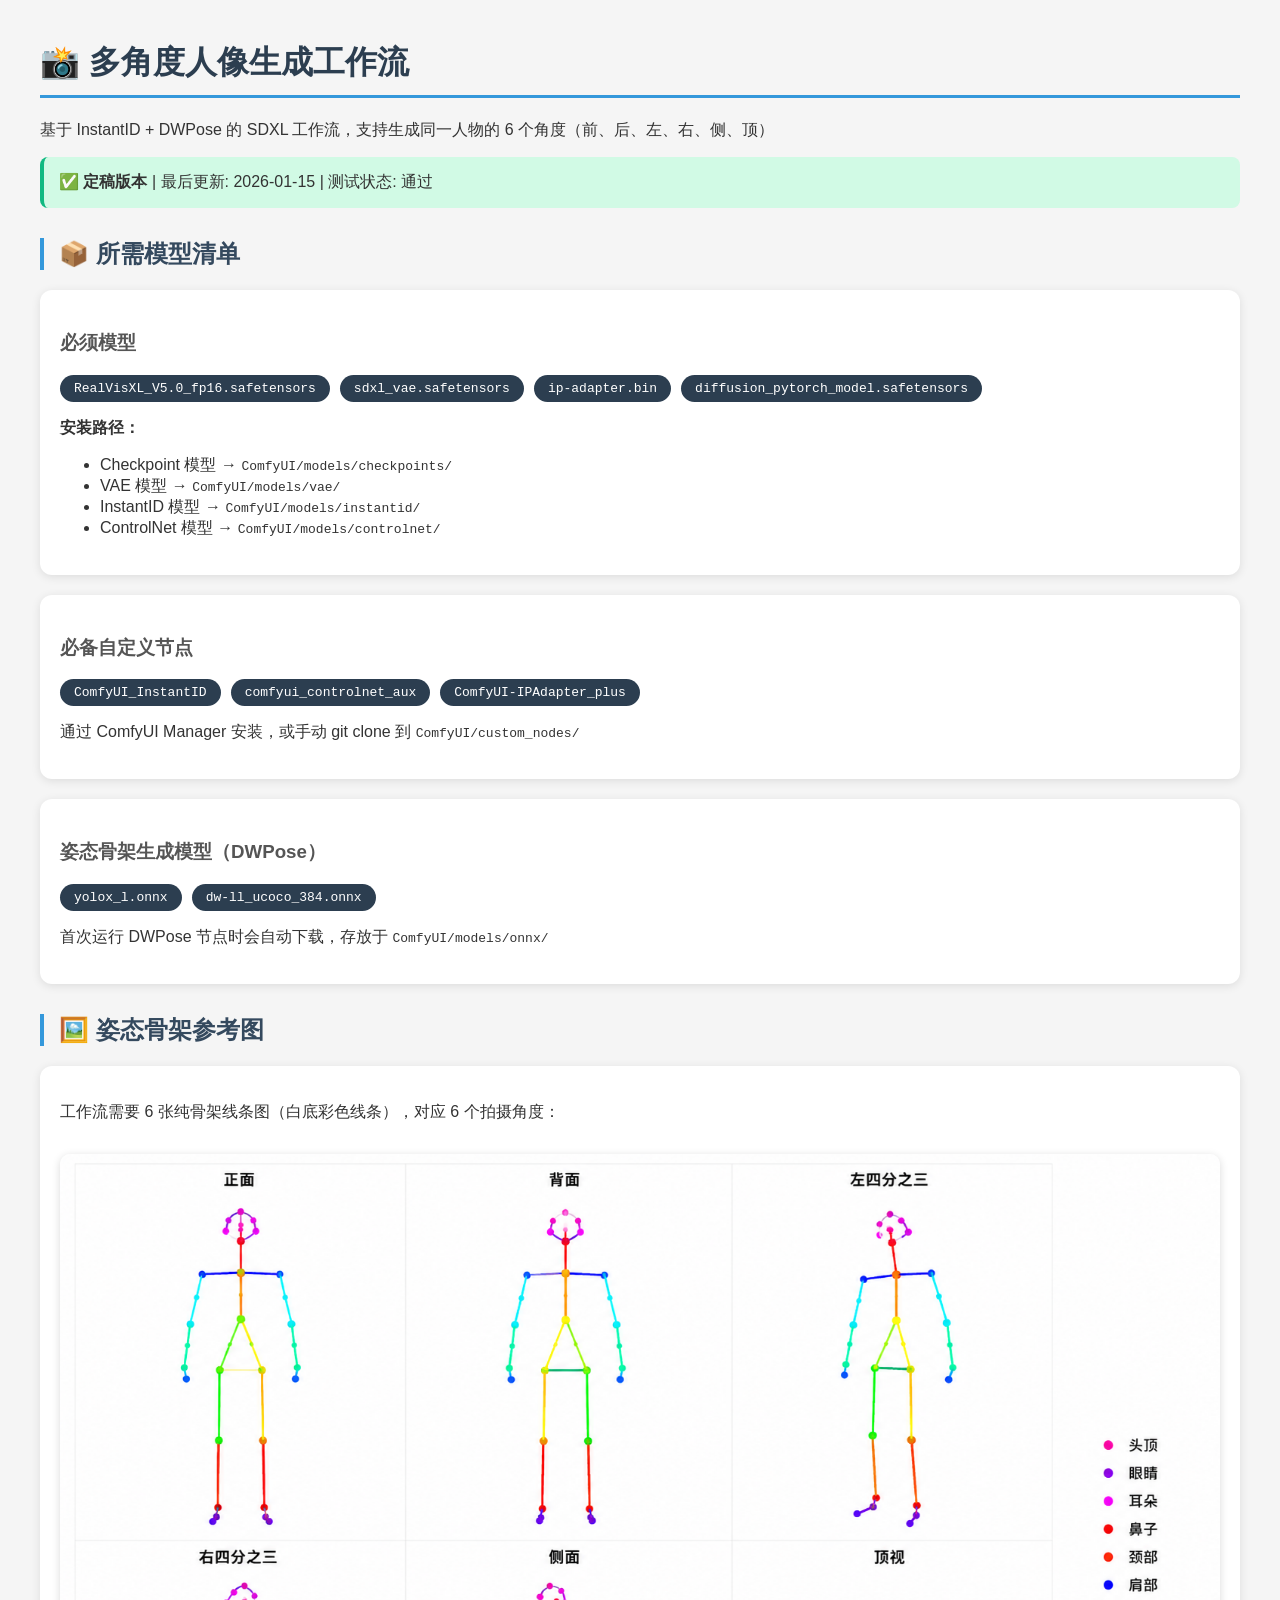
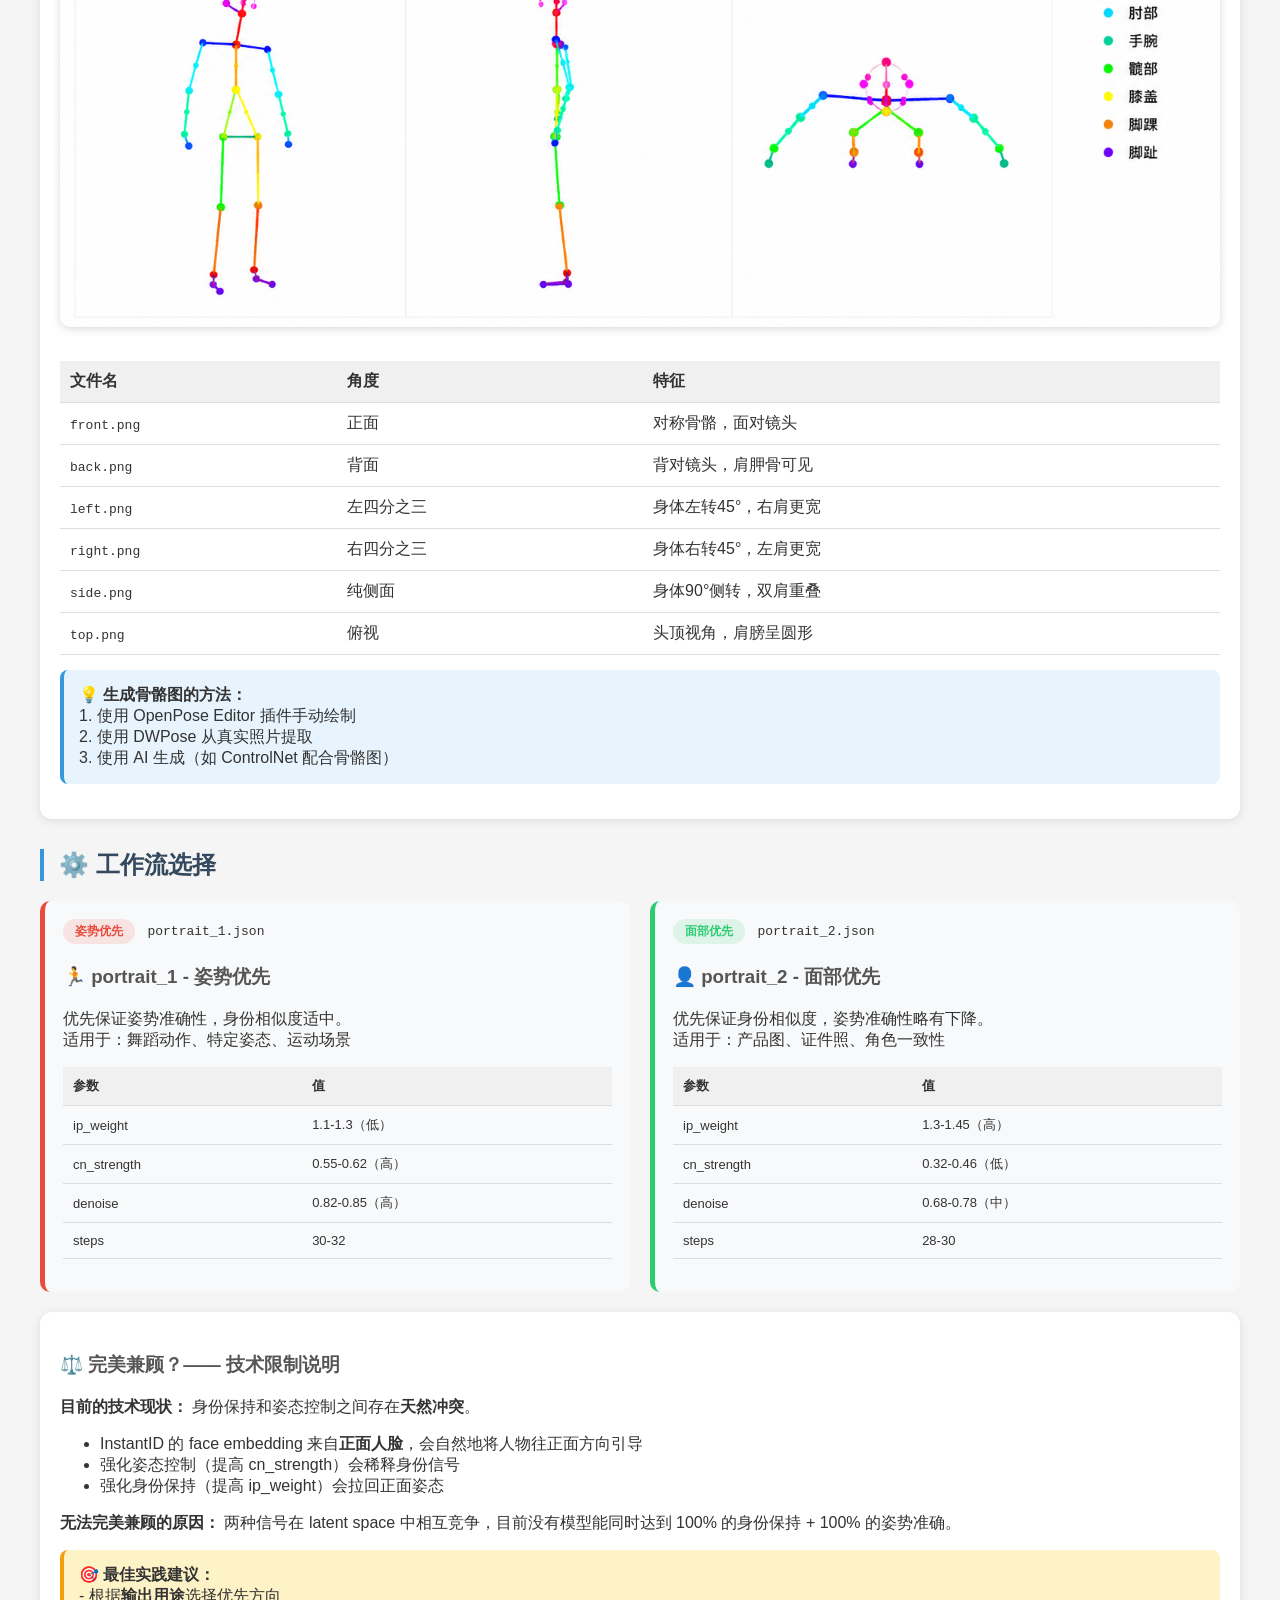
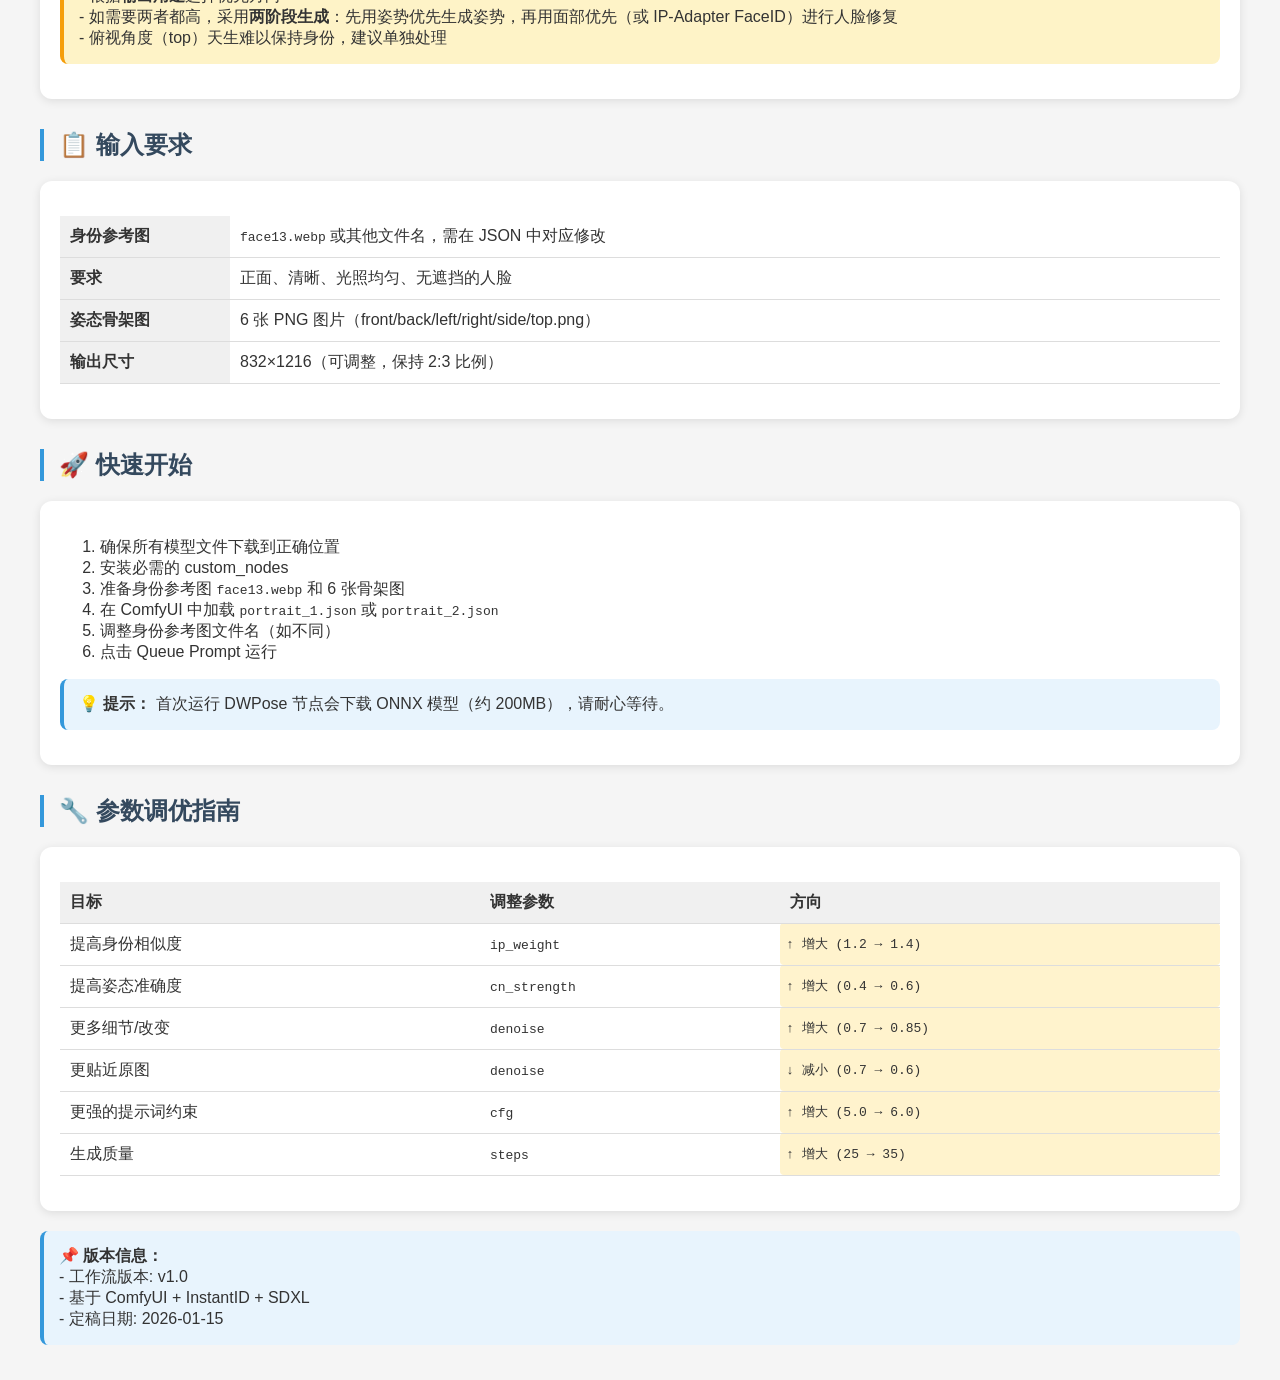
<file: workflow_ui.html>
<!DOCTYPE html>
<html>
<head>
    <meta charset="UTF-8">
    <title>Portrait Workflow - 多角度人像生成</title>
    <style>
        body {
            font-family: -apple-system, BlinkMacSystemFont, 'Segoe UI', Roboto, sans-serif;
            max-width: 1200px;
            margin: 0 auto;
            padding: 20px;
            background: #f5f5f5;
            color: #333;
        }
        h1 { color: #2c3e50; border-bottom: 3px solid #3498db; padding-bottom: 10px; }
        h2 { color: #34495e; margin-top: 30px; border-left: 4px solid #3498db; padding-left: 15px; }
        h3 { color: #555; margin-top: 20px; }
        .card {
            background: white;
            border-radius: 12px;
            padding: 20px;
            margin: 20px 0;
            box-shadow: 0 2px 10px rgba(0,0,0,0.1);
        }
        .workflow-grid {
            display: grid;
            grid-template-columns: 1fr 1fr;
            gap: 20px;
            margin: 20px 0;
        }
        .workflow-card {
            background: #f8f9fa;
            border-radius: 10px;
            padding: 18px;
            border-left: 5px solid;
        }
        .workflow-pose { border-left-color: #e74c3c; }
        .workflow-face { border-left-color: #2ecc71; }
        .workflow-balanced { border-left-color: #3498db; }
        .badge {
            display: inline-block;
            padding: 4px 12px;
            border-radius: 20px;
            font-size: 12px;
            font-weight: bold;
            margin-right: 8px;
        }
        .badge-pose { background: #e74c3c20; color: #e74c3c; }
        .badge-face { background: #2ecc7120; color: #2ecc71; }
        .badge-balanced { background: #3498db20; color: #3498db; }
        table {
            width: 100%;
            border-collapse: collapse;
            margin: 15px 0;
        }
        th, td {
            padding: 10px;
            text-align: left;
            border-bottom: 1px solid #ddd;
        }
        th { background: #f0f0f0; font-weight: 600; }
        .param-highlight {
            background: #fff3cd;
            padding: 2px 6px;
            border-radius: 4px;
            font-family: monospace;
        }
        .note {
            background: #e8f4fd;
            padding: 15px;
            border-radius: 8px;
            margin: 15px 0;
            border-left: 4px solid #3498db;
        }
        img.skeleton-guide {
            max-width: 100%;
            border-radius: 10px;
            box-shadow: 0 2px 8px rgba(0,0,0,0.15);
            margin: 15px 0;
        }
        .model-list {
            display: flex;
            flex-wrap: wrap;
            gap: 10px;
            margin: 15px 0;
        }
        .model-tag {
            background: #2c3e50;
            color: white;
            padding: 6px 14px;
            border-radius: 25px;
            font-size: 13px;
            font-family: monospace;
        }
        .warning {
            background: #fef3c7;
            border-left-color: #f59e0b;
        }
        .success {
            background: #d1fae5;
            border-left-color: #10b981;
        }
    </style>
</head>
<body>

<h1>📸 多角度人像生成工作流</h1>
<p>基于 InstantID + DWPose 的 SDXL 工作流，支持生成同一人物的 6 个角度（前、后、左、右、侧、顶）</p>

<div class="note success">
    <strong>✅ 定稿版本</strong> | 最后更新: 2026-01-15 | 测试状态: 通过
</div>

<h2>📦 所需模型清单</h2>
<div class="card">
    <h3>必须模型</h3>
    <div class="model-list">
        <span class="model-tag">RealVisXL_V5.0_fp16.safetensors</span>
        <span class="model-tag">sdxl_vae.safetensors</span>
        <span class="model-tag">ip-adapter.bin</span>
        <span class="model-tag">diffusion_pytorch_model.safetensors</span>
    </div>
    <p><strong>安装路径：</strong></p>
    <ul>
        <li>Checkpoint 模型 → <code>ComfyUI/models/checkpoints/</code></li>
        <li>VAE 模型 → <code>ComfyUI/models/vae/</code></li>
        <li>InstantID 模型 → <code>ComfyUI/models/instantid/</code></li>
        <li>ControlNet 模型 → <code>ComfyUI/models/controlnet/</code></li>
    </ul>
</div>

<div class="card">
    <h3>必备自定义节点</h3>
    <div class="model-list">
        <span class="model-tag">ComfyUI_InstantID</span>
        <span class="model-tag">comfyui_controlnet_aux</span>
        <span class="model-tag">ComfyUI-IPAdapter_plus</span>
    </div>
    <p>通过 ComfyUI Manager 安装，或手动 git clone 到 <code>ComfyUI/custom_nodes/</code></p>
</div>

<div class="card">
    <h3>姿态骨架生成模型（DWPose）</h3>
    <div class="model-list">
        <span class="model-tag">yolox_l.onnx</span>
        <span class="model-tag">dw-ll_ucoco_384.onnx</span>
    </div>
    <p>首次运行 DWPose 节点时会自动下载，存放于 <code>ComfyUI/models/onnx/</code></p>
</div>

<h2>🖼️ 姿态骨架参考图</h2>
<div class="card">
    <p>工作流需要 6 张纯骨架线条图（白底彩色线条），对应 6 个拍摄角度：</p>
    <img src="pose_6.png" alt="六角度骨骼示意图" class="skeleton-guide">
    <table>
        <tr><th>文件名</th><th>角度</th><th>特征</th></tr>
        <tr><td><code>front.png</code></td><td>正面</td><td>对称骨骼，面对镜头</td></tr>
        <tr><td><code>back.png</code></td><td>背面</td><td>背对镜头，肩胛骨可见</td></tr>
        <tr><td><code>left.png</code></td><td>左四分之三</td><td>身体左转45°，右肩更宽</td></tr>
        <tr><td><code>right.png</code></td><td>右四分之三</td><td>身体右转45°，左肩更宽</td></tr>
        <tr><td><code>side.png</code></td><td>纯侧面</td><td>身体90°侧转，双肩重叠</td></tr>
        <tr><td><code>top.png</code></td><td>俯视</td><td>头顶视角，肩膀呈圆形</td></tr>
    </table>
    <div class="note">
        <strong>💡 生成骨骼图的方法：</strong><br>
        1. 使用 OpenPose Editor 插件手动绘制<br>
        2. 使用 DWPose 从真实照片提取<br>
        3. 使用 AI 生成（如 ControlNet 配合骨骼图）
    </div>
</div>

<h2>⚙️ 工作流选择</h2>
<div class="workflow-grid">
    <div class="workflow-card workflow-pose">
        <div><span class="badge badge-pose">姿势优先</span> <code>portrait_1.json</code></div>
        <h3>🏃 portrait_1 - 姿势优先</h3>
        <p>优先保证姿势准确性，身份相似度适中。<br>适用于：舞蹈动作、特定姿态、运动场景</p>
        <table style="font-size: 13px;">
            <tr><th>参数</th><th>值</th></tr>
            <tr><td>ip_weight</td><td>1.1-1.3（低）</td></tr>
            <tr><td>cn_strength</td><td>0.55-0.62（高）</td></tr>
            <tr><td>denoise</td><td>0.82-0.85（高）</td></tr>
            <tr><td>steps</td><td>30-32</td></tr>
        </table>
    </div>
    
    <div class="workflow-card workflow-face">
        <div><span class="badge badge-face">面部优先</span> <code>portrait_2.json</code></div>
        <h3>👤 portrait_2 - 面部优先</h3>
        <p>优先保证身份相似度，姿势准确性略有下降。<br>适用于：产品图、证件照、角色一致性</p>
        <table style="font-size: 13px;">
            <tr><th>参数</th><th>值</th></tr>
            <tr><td>ip_weight</td><td>1.3-1.45（高）</td></tr>
            <tr><td>cn_strength</td><td>0.32-0.46（低）</td></tr>
            <tr><td>denoise</td><td>0.68-0.78（中）</td></tr>
            <tr><td>steps</td><td>28-30</td></tr>
        </table>
    </div>
</div>

<div class="card">
    <h3>⚖️ 完美兼顾？—— 技术限制说明</h3>
    <p><strong>目前的技术现状：</strong> 身份保持和姿态控制之间存在<strong>天然冲突</strong>。</p>
    <ul>
        <li>InstantID 的 face embedding 来自<strong>正面人脸</strong>，会自然地将人物往正面方向引导</li>
        <li>强化姿态控制（提高 cn_strength）会稀释身份信号</li>
        <li>强化身份保持（提高 ip_weight）会拉回正面姿态</li>
    </ul>
    <p><strong>无法完美兼顾的原因：</strong> 两种信号在 latent space 中相互竞争，目前没有模型能同时达到 100% 的身份保持 + 100% 的姿势准确。</p>
    <div class="note warning">
        <strong>🎯 最佳实践建议：</strong><br>
        - 根据<strong>输出用途</strong>选择优先方向<br>
        - 如需要两者都高，采用<strong>两阶段生成</strong>：先用姿势优先生成姿势，再用面部优先（或 IP-Adapter FaceID）进行人脸修复<br>
        - 俯视角度（top）天生难以保持身份，建议单独处理
    </div>
</div>

<h2>📋 输入要求</h2>
<div class="card">
    <table>
        <tr><th width="150">身份参考图</th><td><code>face13.webp</code> 或其他文件名，需在 JSON 中对应修改</td></tr>
        <tr><th>要求</th><td>正面、清晰、光照均匀、无遮挡的人脸</td></tr>
        <tr><th>姿态骨架图</th><td>6 张 PNG 图片（front/back/left/right/side/top.png）</td></tr>
        <tr><th>输出尺寸</th><td>832×1216（可调整，保持 2:3 比例）</td></tr>
    </table>
</div>

<h2>🚀 快速开始</h2>
<div class="card">
    <ol>
        <li>确保所有模型文件下载到正确位置</li>
        <li>安装必需的 custom_nodes</li>
        <li>准备身份参考图 <code>face13.webp</code> 和 6 张骨架图</li>
        <li>在 ComfyUI 中加载 <code>portrait_1.json</code> 或 <code>portrait_2.json</code></li>
        <li>调整身份参考图文件名（如不同）</li>
        <li>点击 Queue Prompt 运行</li>
    </ol>
    <div class="note">
        <strong>💡 提示：</strong> 首次运行 DWPose 节点会下载 ONNX 模型（约 200MB），请耐心等待。
    </div>
</div>

<h2>🔧 参数调优指南</h2>
<div class="card">
    <table>
        <tr><th>目标</th><th>调整参数</th><th>方向</th></tr>
        <tr><td>提高身份相似度</td><td><code>ip_weight</code></td><td class="param-highlight">↑ 增大 (1.2 → 1.4)</td></tr>
        <tr><td>提高姿态准确度</td><td><code>cn_strength</code></td><td class="param-highlight">↑ 增大 (0.4 → 0.6)</td></tr>
        <tr><td>更多细节/改变</td><td><code>denoise</code></td><td class="param-highlight">↑ 增大 (0.7 → 0.85)</td></tr>
        <tr><td>更贴近原图</td><td><code>denoise</code></td><td class="param-highlight">↓ 减小 (0.7 → 0.6)</td></tr>
        <tr><td>更强的提示词约束</td><td><code>cfg</code></td><td class="param-highlight">↑ 增大 (5.0 → 6.0)</td></tr>
        <tr><td>生成质量</td><td><code>steps</code></td><td class="param-highlight">↑ 增大 (25 → 35)</td></tr>
    </table>
</div>

<div class="note">
    <strong>📌 版本信息：</strong><br>
    - 工作流版本: v1.0<br>
    - 基于 ComfyUI + InstantID + SDXL<br>
    - 定稿日期: 2026-01-15
</div>

</body>
</html>
</file>
